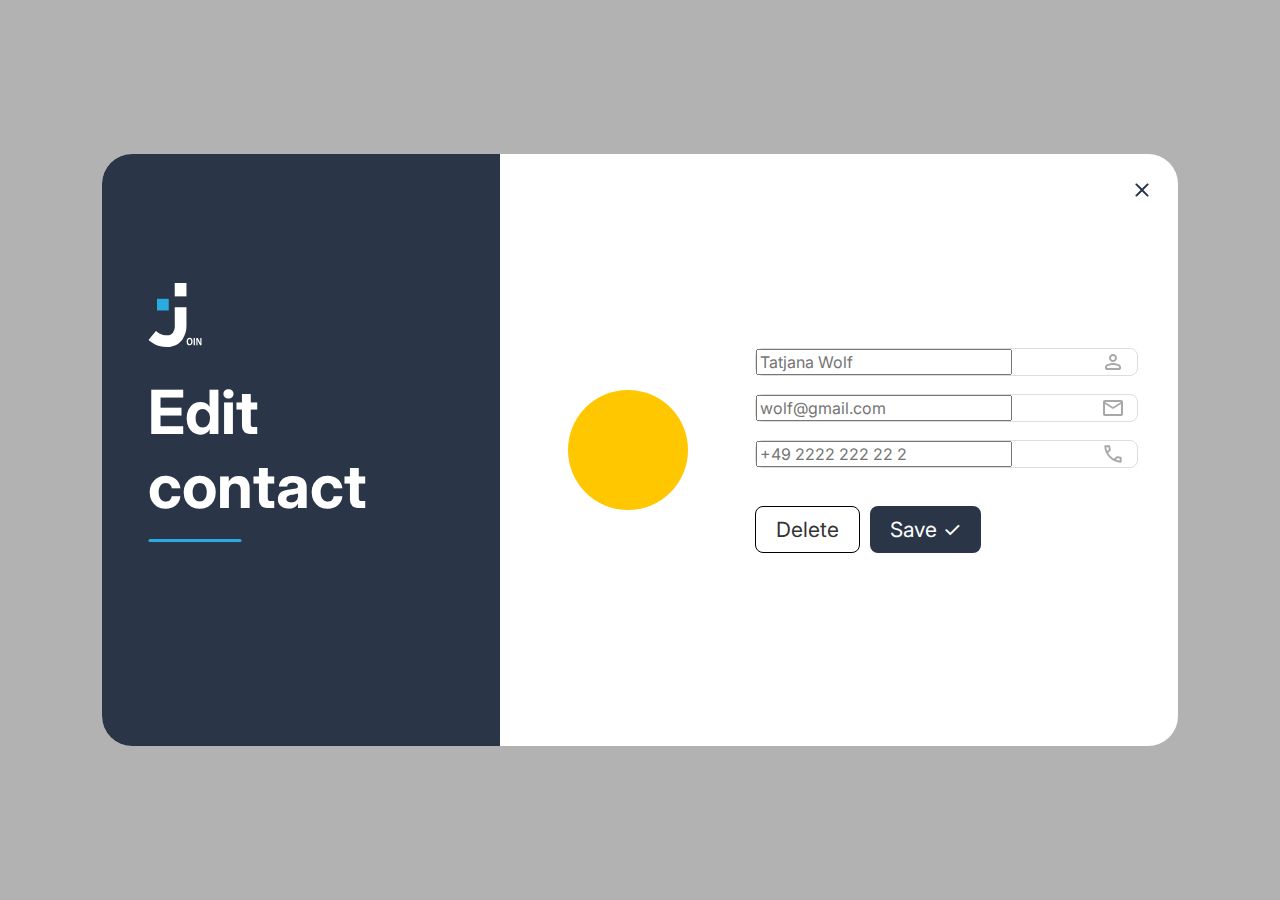
<file: Join-main/assets/templates/dialog-template.html>
<!DOCTYPE html>
<html lang="de">
  <head>
    <meta charset="UTF-8" />
    <meta name="viewport" content="width=device-width, initial-scale=1.0" />
    <title>Kontakt-Overlay</title>
    <link rel="stylesheet" href="../../style.css" />
    <link rel="stylesheet" href="../../styles/dialog.css" />
  </head>
  <body>
    <div class="overlay">
      <div class="contact-dialog">
        <div class="contact-dialog-side-header">
          <img
            class="contact-dialog-logo"
            src="../img/join-logo.svg"
            alt="Join Logo"
          />
          <h1 class="contact-dialog-title">Edit contact</h1>
          <img class="contact-dialog-vector" src="../img/edit-contact-vector.svg" alt="" />
        </div>

        <div class="contact-dialog-content">
          <div class="contact-img">
            <img src="../img/temp-contact-dummy.svg" alt="" />
          </div>
          <div class="contact-dialog-form-wrapper">
            <div class="close-button-container">
              <button class="close-button">
                <img src="../img/close-button.svg" alt="" />
              </button>
            </div>
            <form class="contact-dialog-form">
              <div class="input-group">
                <input type="text" placeholder="Tatjana Wolf" />
                <img
                  class="input-icon"
                  src="../img/person-form-icon.svg"
                  alt=""
                />
              </div>
              <div class="input-group">
                <input type="email" placeholder="wolf@gmail.com" />
                <img
                  class="input-icon"
                  src="../img/mail-form-icon.svg"
                  alt=""
                />
              </div>
              <div class="input-group">
                <input type="tel" placeholder="+49 2222 222 22 2" />
                <img
                  class="input-icon"
                  src="../img/phone-form-icon.svg"
                  alt=""
                />
              </div>
              <div class="contact-dialog-form-buttons">
                <button type="button" class="btn delete">Delete</button>
                <button type="submit" class="btn save">Save ✓</button>
              </div>
            </form>
          </div>
        </div>
      </div>
    </div>
  </body>
</html>
</file>
<file: Join-main/style.css>
@font-face {
  font-family: "Inter";
  src: url("./assets/fonts/Inter/Inter-VariableFont_opsz\,wght.ttf")
    format("truetype");
}

* {
  font-family: "Inter", sans-serif;
  font-size: 16px;
  box-sizing: border-box;
  overflow-wrap: break-word;
}

body {
  margin: 0;
  overflow-x: hidden;
}

::-webkit-scrollbar {
  width: 8px;
}

::-webkit-scrollbar-track {
  background: #fff;
  border-radius: 10px;
}

::-webkit-scrollbar-thumb {
  background: #d1d1d1;
  border-radius: 10px;
}


h1 {
  font-size: 61px;
  font-weight: 700;
  margin: 0;
}

h2 {
  font-size: 27px;
  font-weight: 700;
  margin-top: 0;
}

h3 {
  font-size: 20px;
  font-weight: 700;
  margin-bottom: 0;
}

p {
  margin-top: 0;
}

li {
  margin-left: 8px;
}

.no-scroll {
  overflow: hidden !important;
}

.menu-buttons button {
  background: transparent;
  border: none;
}

button {
  border: none;
}

button:hover {
  cursor: pointer;
}

.legals-return-button {
  background-color: #f6f7f8;
}

.button-hover-light-blue-background:hover {
  background-color: #29abe2;
  box-shadow: 0 5px 5px rgba(0, 0, 0, 0.3);
}

.button-hover-light-blue-svg:hover {
  filter: invert(61%) sepia(30%) saturate(1105%) hue-rotate(156deg) brightness(91%) contrast(95%);
}

.legals-padding {
  padding: 110px 40px 40px 96px;
}

.header-header{
  font-size: 20px;
}

.header-logo{
  display: none;
}

.container {
  display: flex;
  margin: 0 auto;
  height: 100vh;
  overflow-y: hidden;
  position: relative;
}

.menu-content {
  background-color: #2a3647;
  display: flex;
  justify-content: space-between;
  flex-direction: column;
  align-items: center;
  padding: 64px 0;
  line-height: 19.2px;
  height: 100%;
  width: 232px;
}

.menu-buttons {
  display: flex;
  flex-direction: column;
  gap: 15px;
  width: 100%;
}

.menu-buttons a {
  color: #cdcdcd;
  display: inline-flex;
  text-decoration: none;
  gap: 8px;
  align-items: center;
  padding: 8px 56px;
}

.menu-hover:hover {
  background-color: #3c4e67;
}

.menu-buttons a img {
  height: 30px;
  width: 30px;
}

.menu-links {
  display: flex;
  flex-direction: column;
  justify-content: flex-end;
  gap: 4px;
  height: 317px;
  width: 100%
}

.menu-links a {
  text-decoration: none;
  color: #a8a8a8;
  padding: 8px 60px;
}

.legals-hover {
  transition: transform 0.3s;
}

.legals-hover:hover {
  color: #29abe2;
  transform: scale(1.1);
}

.highlight-menu-links-as-active {
  color: white !important;
  background-color: #091931;
}

.highlight-legals-links-as-active {
  background-color: #091931;
}

.highlight-contact-links-as-active {
  background-color: #2A3647;
  color: white;
}

.main-content {
  flex: 1;
  display: flex;
  flex-direction: column;
  overflow-x: hidden;
}

.header {
  box-shadow: 0px 4px 4px 0px rgba(0, 0, 0, 0.1);
  position: relative;
  z-index: 10;
  font-size: 20px;
  font-weight: 400;
}

.header-buttons {
  display: flex;
  align-items: center;
  justify-content: center;
  gap: 16px;
}

.header-content {
  height: 96px;
  display: flex;
  justify-content: space-between;
  align-items: center;
  margin: 0px 40px 0px 96px;
  font-size: 20px;
  font-weight: 400;
}

.help-main {
  padding: 64px;
}

.help-icon {
  width: 32px;
  height: 32px;
  transition: transform 0.3s;
}

.help-icon:hover {
  transform: scale(1.1);
}

.user-circle {
  width: 56px;
  height: 56px;
  border-radius: 50%;
  border: 3px solid #2A3647;
  background-color: white;
  cursor: pointer;
  text-transform: uppercase;
  font-size: 20px;
  font-weight: 700;
  color: #29ABE2;
}


.user-circle:hover {
  background-color: #cdcdcd;
}

.user-menu {
  display: none;
  position: absolute;
  top: 95px;
  border-radius: 5px;
  border: none;
  flex-direction: column;
  justify-content: center;
  align-items: center;
  border-bottom-left-radius: 20px;
  border-top-left-radius: 20px;
  border-bottom-right-radius: 20px;
  background-color: #2A3647;
  padding: 0;
  width: 150px;
  height: 158px;
  right: 0;
}

.user-menu ul {
  list-style: none;
  padding: 0;
  display: flex;
  flex-direction: column;
}

.user-menu-container {
  cursor: pointer;
  font-size: 16px;
  font-family: "Inter", sans-serif;
  font-weight: 400;
  line-height: 19.2px;
  margin-left: 0;
  color: #CDCDCD;
  padding: 13px;
}

.user-menu-help {
  display: none;
  cursor: pointer;
  font-size: 16px;
  font-family: "Inter", sans-serif;
  font-weight: 400;
  line-height: 19.2px;
  margin-left: 0;
  color: #CDCDCD;
  padding: 13px;
}

.user-menu-help a {
  text-decoration: none;
  color: #CDCDCD;
}

.user-menu-container a {
  text-decoration: none;
  color: #CDCDCD;
}

.user-menu-container:hover {
  background-color: #3c4e67;
  border-radius: 8px;
}

.main {
  background-color: #f6f7f8;
  height: calc(100% - 96px);
  overflow-x: hidden;
  overflow-y: auto;
}

.contact-main {
  display: flex;
  height: 100% !important;
}

main a {
  text-decoration: none;
  color: #29abe2;
}


.legals-header {
  display: flex;
  justify-content: space-between;
  align-items: center;
  margin-bottom: 30px;
}

.legals-header img {
  height: 37px;
  width: 37px;

  border-radius: 50%;
  display: flex;
  justify-content: center;
  align-items: center;
  transition: 0.3s;
}

.legals-header img:hover {
  background-color: lightgray;
}

.title {
  display: flex;
  justify-content: space-between;
  align-items: center;
  padding-bottom: 15px;
}

.title button {
  background-color: unset;
}

.title img {
  border-radius: 50%;
}

.title img:hover {
  border-radius: 505;
  background-color: lightgray;
}

.title h1 {
  font-size: 61px;
  font-family: "Inter";
  font-weight: 700;
  line-height: 73.2px;
}

.help-text {
  font-size: 27px;
  line-height: 32.4px;
  font-family: "Inter";
  font-weight: 700;
}

.help-text p {
  font-size: 16px;
  font-family: "Inter";
  font-weight: 400;
  line-height: 19.2px;
  gap: 16px;
}

.structure {
  display: flex;
  justify-content: center;
  gap: 35px;
}

.structure-number {
  font-size: 27px;
  line-height: 32.4px;
  font-family: "Inter";
}

.structure-title {
  font-size: 20px;
  line-height: 24px;
  font-weight: 700;
  font-family: "Inter";
}

.structure-text {
  font-size: 16px;
  font-weight: 400;
  font-family: "Inter";
  line-height: 19.2px;
}

.end-text {
  font-size: 27px;
  font-weight: 700;
  font-family: "Inter";
  line-height: 32.4px;
  padding-top: 20px;
}

.initials{
  display: inline-flex;
  align-items: center;
  justify-content: center;
  padding: 8px;
  width: 42px;
  height: 42px;
  border-radius: 45px;
  border: 2px solid white;
  color: white;
}

.d-flex{
  display: flex;
}

.d-none{
  display: none !important;
}
.container-contact {
  position: fixed;
}

.content-add-contact {
  width: 467px;
  border-top-left-radius: 30px;
  border-bottom-left-radius: 30px;
}

.right-main {
  width: 1212px;
  border-top-right-radius: 30px;
  border-bottom-right-radius: 30px;
}

.add-contact-aside-img {
  width: 55.6px;
  height: 66.48px;
  position: fixed;
  left: 3rem;
  top: 11rem;
}

aside h2 {
  font-size: 61px;
  font-weight: 700;
  line-height: 73.2px;
  top: 16.2rem;
  position: fixed;
  left: 3rem;
  color: #FFFFFF;
}

aside p {
  font-size: 27px;
  font-family: "Inter";
  font-weight: 300;
  line-height: 32.4px;
  color: #FFFFFF;
  top: 21.2rem;
  position: fixed;
  left: 3rem;
}

.break-word {
  overflow-wrap: break-word;
  word-wrap: break-word;
}

.disabled {
  pointer-events: none;
  opacity: 0.5;
}

.box-shadow {
  box-shadow: 5px 5px 5px rgba(105, 105, 105, 0.219);
}
</file>
<file: Join-main/styles/dialog.css>
.d-none {
  display: none !important;
}

.dialog {
  transition: all 125ms ease-in-out;
  z-index: 1000;
}

.hidden {
  transform: translateX(300%);
}

.overlay {
  position: fixed;
  top: 0;
  left: 0;
  width: 100%;
  height: 100%;
  background-color: rgba(0, 0, 0, 0.3);
  display: flex;
  justify-content: center;
  align-items: center;
  z-index: 99;
}

.close-button:hover {
  background: #d9d9d9;
  border-radius: 56px;
  width: 32px;
}

.fs19px {
  font-size: 19px;
  line-height: 22.8px;
}

.fs20px {
  font-size: 20px;
  line-height: 24px;
}

.gap-8px {
  display: flex;
  gap: 8px;
}

.gap-25px {
  display: flex;
  gap: 25px;
}

.color-grey {
  color: #42526e;
}

.board-task-dialog {
  position: relative;
  width: 525px;
  display: flex;
  flex-direction: column;
  background-color: #fff;
  border-radius: 30px;
  padding: 48px 24px 48px 40px;
  gap: 24px;
  max-height: 90%;
}

.board-task-dialog-header {
  display: flex;
  justify-content: space-between;
  align-items: center;
  padding-right: 24px;
}

.board-task-dialog-body {
  display: flex;
  flex-direction: column;
  gap: 24px;
  overflow-y: auto;
  padding-right: 24px;
}

.board-task-dialog-label {
  display: inline-block;
  border-radius: 8px;
  padding: 4px 24px;
  color: white;
  font-size: 23px;
}

.board-task-dialog-close-button {
  position: inherit !important;
}

.board-task-dialog-priority {
  display: flex;
  align-items: center;
  gap: 10px;
}

.board-task-dialog-assigned-to {
  flex-direction: column;
  gap: 8px;
}

.board-task-dialog-assigned-to-user {
  display: flex;
  align-items: center;
  gap: 16px;
  padding: 7px 16px;
}

.board-task-dialog-profile-batch {
  display: flex;
  align-items: center;
  justify-content: center;
  color: #fff;
  font-size: 12px;
  width: 42px;
  height: 42px;
  border: 2px solid #fff;
  border-radius: 50%;
}

.board-task-dialog-subtasks {
  flex-direction: column;
}

.board-task-dialog-subtasks-list {
  display: flex;
  flex-direction: column;
  gap: 4px;
  width: 100%;
}

.subtasks-text {
  width: 90%;
}

.board-task-dialog-subtasks-list-element {
  display: flex;
  align-items: center;
  gap: 16px;
  border-radius: 3px;
  cursor: pointer;
  width: 100%;
}

.board-task-dialog-subtasks-list-element:hover {
  background-color: #dbdbdb;
}

.board-task-dialog-footer {
  display: flex;
  justify-content: flex-end;
  padding-right: 24px;
}

.board-task-dialog-footer button {
  background: none;
  align-items: center;
}

.border-right {
  border-right: 1px solid #d1d1d1;
}

/* Temp */
.board-task-dialog-assigned-to-user img {
  width: 42px;
  height: 42px;
}
/* ### */

.contact-dialog {
  position: relative;
  width: 84%;
  max-width: 1212px;
  height: 592px;
  border-radius: 30px;
  background-color: #ffffff;
  display: flex;
  overflow: hidden;
}

.contact-dialog-side-header {
  background-color: #2a3647;
  width: 37%;
  display: flex;
  flex-direction: column;
  justify-content: center;
  align-items: flex-start;
  padding: 66px 46px;
}

.contact-dialog-logo {
  width: 54px;
  margin-bottom: 12px;
}

.contact-dialog-title {
  color: white;
  margin: 16px 0;
}

.contact-dialog-vector {
  margin-bottom: 75px;
}

.contact-dialog-content {
  width: 63%;
  padding: 40px 40px 40px 0;
  display: flex;
  justify-content: space-between;
  align-items: center;
  position: relative;
}

.contact-img {
  width: 40%;

  display: flex;
  justify-content: center;
  align-items: center;
}

.contact-dialog-form-wrapper {
  width: 60%;
  height: 100%;
  display: flex;
  flex-direction: column;
  justify-content: center;
}

.close-button-container {
  display: flex;
  justify-content: flex-end;
}

.close-button {
  width: 32px;
  height: 32px;
  border-radius: 50%;
  display: flex;
  justify-content: center;
  align-items: center;
  transition: 0.3s;
  position: absolute;
  top: 20px;
  right: 20px;
  background: none;
  border: none;
  font-size: 24px;
  color: #333;
  cursor: pointer;
  z-index: 11;
}

.close-button:hover {
  background-color: rgba(0, 0, 0, 0.1);
}

.contact-dialog-form {
  display: flex;
  flex-direction: column;
  gap: 18px;
}

.input-group {
  position: relative;
  display: flex;
  align-items: center;
  width: 100%;
  border: 1px solid #ddd;
  border-radius: 8px;
}

.input-form {
  width: 100%;
  padding: 13px 21px;
  /* border: 1px solid #ddd;
  border-radius: 8px; */
  width: 90%;
  border: unset;
  border-radius: 8px;
  text-overflow: ellipsis;
  font-size: 20px;
  font-weight: 400;
  line-height: 24px ;
}

.input-icon {
  position: absolute;
  right: 12px;
  width: 24px;
  height: 24px;
}

.contact-dialog-form-buttons {
  display: flex;
  gap: 10px;
  margin-top: 20px;
}

.btn {
  padding: 10px 20px;
  border: none;
  border-radius: 8px;
  font-size: 21px;
  cursor: pointer;
}

.btn:disabled {
  background-color: #cccccc;
  cursor: not-allowed;
}

.btn-create:disabled {
  background-color: #cccccc;
  cursor: not-allowed;
}

.delete {
  background-color: #ffffff;
  color: #333;
  border: 1px solid black;
}

.delete:hover {
  color: #29abe2;
  border: 1px solid #29abe2;
  box-shadow: 0 5px 5px rgba(0, 0, 0, 0.3);
}

.save {
  background-color: #2a3647;
  color: white;
}

.contact-side {
  width: 467px;
  background-color: #2a3647;
  display: flex;
  flex-direction: column;
  justify-content: center;
  align-items: flex-start;
  padding: 66px 38px;
}

.contact-title {
  font-size: 61px;
  font-weight: 700;
  line-height: 73.2px;
  color: #ffffff;
  font-family: "Inter";
}

.contact-side p {
  font-size: 27px;
  font-family: "Inter";
  font-weight: 300;
  line-height: 32.4px;
  color: #ffffff;
}

.contact-img-profil {
  display: flex;
  width: 120px;
  height: 120px;
}

.contact-content {
  width: 68%;
  display: flex;
  justify-content: center;
  align-items: center;
  gap: 43px;
}

.btn-cancel {
  border-radius: 10px;
  border: 1px solid #2a3647;
  background-color: white;
  padding: 16px;
  width: 126px;
  height: 56px;
  font-size: 20px;
  line-height: 24px;
  font-family: "Inter";
  font-weight: 400;
}

.btn-cancel:hover {
  border: 2px solid #29abe2;
  filter: blur(0px 0px 4px #29abe2);
  box-shadow: 0 5px 5px rgba(0, 0, 0, 0.3);
  color: #29abe2;
}

.contact-form {
  display: flex;
  flex-direction: column;
  width: 60%;
  align-items: center;
  gap: 18px;
}

.contact input {
  font-weight: 200;
  font-size: 20px;
  line-height: 24px;
  font-family: "Inter";
  padding: 13px 21px;
}

.input-group:focus-within {
  border: 1px solid #29abe2;
  outline: none;
}

input:focus {
  outline: none;
}

.contact-form-buttons {
  display: flex;
  gap: 24px;
  margin-top: 20px;
}

.btn-create {
  border-radius: 10px;
  border: 1px solid #2a3647;
  background-color: #2a3647;
  color: white;
  padding: 16px;
  width: 214px;
  height: 57px;
  font-size: 21px;
  line-height: 25.2px;
  font-family: "Inter";
  font-weight: 700;
}

.btn-create-hover:hover {
  border: 2px solid #29abe2;
  filter: blur(0px 0px 4px #29abe2);
  box-shadow: 0 5px 5px rgba(0, 0, 0, 0.3);
  background-color: #29abe2;
}

.two-btn {
  margin-right: 3.4rem;
}

.padding-add-task {
  padding: 64px 32px 64px 74px !important;
}
</file>
